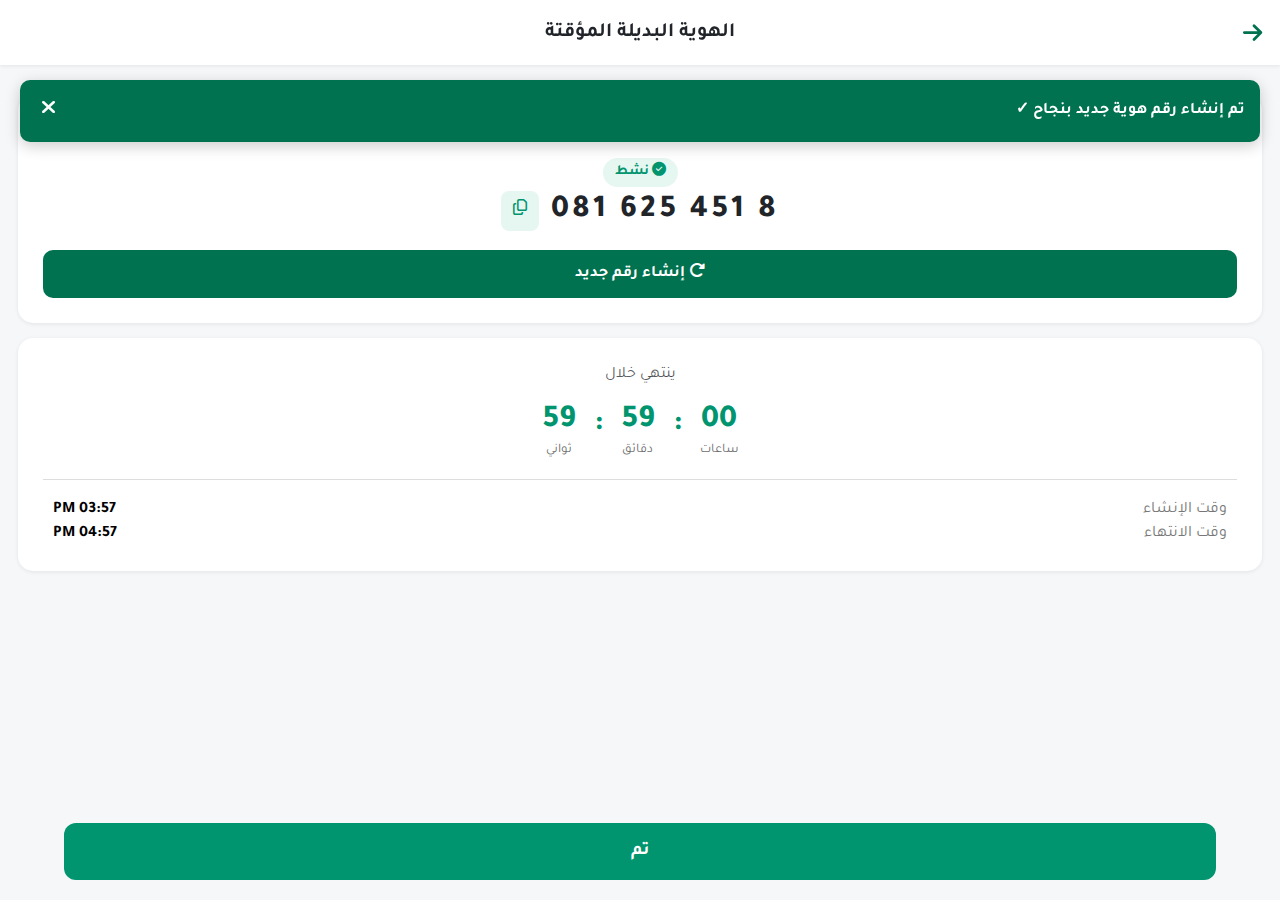
<file: numberrandom.html>
<!DOCTYPE html>
<html lang="ar" dir="rtl">
<head>
<meta charset="UTF-8" />
<meta name="viewport" content="width=device-width, initial-scale=1.0" />
<title>الهوية البديلة المؤقتة</title>

<link rel="stylesheet" href="https://cdn.jsdelivr.net/npm/bootstrap@5.3.0/dist/css/bootstrap.min.css" />
<link rel="stylesheet" href="https://cdnjs.cloudflare.com/ajax/libs/font-awesome/6.4.0/css/all.min.css" />
<link href="https://fonts.googleapis.com/css2?family=Tajawal:wght@300;400;500;700&display=swap" rel="stylesheet" />

<style>
body {
  font-family: "Tajawal", sans-serif;
  background: #f6f7f9;
  text-align: center;
  margin: 0;
  padding: 0;
}

/* ==============================
   FIXED HEADER LIKE ABSHER
============================== */
.header {
  height: 65px;
  background: white;
  box-shadow: 0 1px 4px rgba(0,0,0,0.08);
  display: flex;
  align-items: center;
  justify-content: center;
  position: fixed;
  top: 0;
  right: 0;
  left: 0;
  z-index: 1000;
  font-size: 20px;
  font-weight: 700;
}

.header .back {
  position: absolute;
  right: 18px;
  font-size: 22px;
  cursor: pointer;
  color: #00724f;
  height: 100%;
  display: flex;
  align-items: center;
}

/* PAGE CONTAINER */
.page-container {
  padding: 95px 18px 140px;
}

/* CARDS */
.card-box {
  background: white;
  border-radius: 15px;
  padding: 25px;
  margin-bottom: 15px;
  box-shadow: 0 1px 4px rgba(0,0,0,0.08);
}

/* رقم الهوية */
.id-row {
  display: flex;
  justify-content: center;
  align-items: center;
  gap: 12px;
}

.id-number {
  font-size: 32px;
  font-weight: 800;
  letter-spacing: 3px;
}

/* Copy Button */
.copy-btn {
  padding: 8px 12px;
  background: #e6f7f1;
  color: #00946f;
  border-radius: 8px;
  font-size: 16px;
  cursor: pointer;
  transition: all 0.3s;
}

.copy-btn:hover {
  background: #d0f0e5;
  transform: scale(1.05);
}

/* New ID Button */
.new-id-btn {
  background: #00724f;
  color: white;
  border: none;
  border-radius: 10px;
  padding: 12px 20px;
  font-size: 16px;
  font-weight: 600;
  cursor: pointer;
  margin-top: 15px;
  width: 100%;
  transition: all 0.3s;
}

.new-id-btn:hover {
  background: #00946f;
  transform: translateY(-2px);
  box-shadow: 0 4px 12px rgba(0, 114, 79, 0.3);
}

.new-id-btn:active {
  transform: translateY(0);
}

/* Timer */
.time-container {
  display: flex;
  justify-content: center;
  align-items: center;
  gap: 18px;
  margin-top: 10px;
}

.time-col {
  display: flex;
  flex-direction: column;
  align-items: center;
}

.time-number {
  font-size: 32px;
  font-weight: 800;
  color: #00946f;
}

.time-label {
  font-size: 13px;
  margin-top: -4px;
  color: #6d6d6d;
}

.dot {
  font-size: 32px;
  font-weight: bold;
  color: #00946f;
  margin-top: -10px;
}

/* Divider */
.divider {
  border-bottom: 1px solid #ddd;
  margin: 18px 0;
}

/* Info rows */
.info-row {
  display: flex;
  justify-content: space-between;
  padding: 0 10px;
  font-size: 16px;
  color: #777;
}

.info-row span.value {
  color: #000;
  font-weight: 600;
}

/* Done Button */
.done-btn {
  position: fixed;
  bottom: 20px;
  right: 0;
  left: 0;
  margin: auto;
  width: 90%;
  background: #00946f;
  color: white;
  padding: 15px;
  font-size: 18px;
  font-weight: 700;
  border-radius: 12px;
  border: none;
  transition: all 0.3s;
  cursor: pointer;
}

.done-btn:hover {
  background: #00724f;
}

/* Notification */
.notification {
  position: fixed;
  top: 80px;
  right: 20px;
  left: 20px;
  background: #00724f;
  color: white;
  padding: 15px;
  border-radius: 10px;
  font-weight: 600;
  display: none;
  align-items: center;
  justify-content: space-between;
  box-shadow: 0 4px 15px rgba(0, 0, 0, 0.2);
  z-index: 999;
  animation: slideDown 0.3s ease;
}

@keyframes slideDown {
  from {
    opacity: 0;
    transform: translateY(-20px);
  }
  to {
    opacity: 1;
    transform: translateY(0);
  }
}

.notification.show {
  display: flex;
}

.notification .close-notification {
  background: none;
  border: none;
  color: white;
  font-size: 20px;
  cursor: pointer;
}

/* Expired ID */
.expired {
  color: #dc3545 !important;
  animation: pulse 1.5s infinite;
}

@keyframes pulse {
  0% { opacity: 1; }
  50% { opacity: 0.7; }
  100% { opacity: 1; }
}

/* Status badge */
.status-badge {
  display: inline-block;
  padding: 4px 12px;
  border-radius: 20px;
  font-size: 14px;
  font-weight: 600;
  margin-top: 10px;
}

.status-active {
  background: #e6f7f1;
  color: #00946f;
}

.status-expired {
  background: #fee;
  color: #dc3545;
}
</style>
</head>

<body>

<!-- ================= HEADER ================= -->
<div class="header">
  <span class="back" onclick="history.back()">
    <i class="fa-solid fa-arrow-right"></i>
  </span>
  الهوية البديلة المؤقتة
</div>

<!-- ================= NOTIFICATION ================= -->
<div class="notification" id="notification">
  <span id="notification-text"></span>
  <button class="close-notification" onclick="hideNotification()">
    <i class="fas fa-times"></i>
  </button>
</div>

<!-- ================= CONTENT ================= -->
<div class="page-container">

  <!-- رقم الهوية -->
  <div class="card-box">
    <p class="text-muted mb-1">الرقم المؤقت</p>
    
    <div id="statusBadge" class="status-badge status-active">
      <i class="fas fa-check-circle"></i> نشط
    </div>

    <div dir="ltr" class="id-row">
      <div class="copy-btn" onclick="copyID()">
        <i class="fa-regular fa-copy"></i>
      </div>
      <div class="id-number" id="tempId">---</div>
    </div>
    
    <button class="new-id-btn" onclick="generateNewID()">
      <i class="fas fa-redo-alt"></i> إنشاء رقم جديد
    </button>
  </div>

  <!-- العداد -->
  <div class="card-box">
    <p class="text-muted mb-1">ينتهي خلال</p>

    <div class="time-container">
      <div class="time-col">
        <span id="hours" class="time-number">00</span>
        <span class="time-label">ساعات</span>
      </div>

      <span class="dot">:</span>

      <div class="time-col">
        <span id="minutes" class="time-number">00</span>
        <span class="time-label">دقائق</span>
      </div>

      <span class="dot">:</span>

      <div class="time-col">
        <span id="seconds" class="time-number">00</span>
        <span class="time-label">ثواني</span>
      </div>
    </div>

    <div class="divider"></div>

    <div class="info-row">
      <span>وقت الإنشاء</span>
      <span class="value" id="startTime">--:--</span>
    </div>

    <div class="info-row">
      <span>وقت الانتهاء</span>
      <span class="value" id="endTime">--:--</span>
    </div>
  </div>
</div>

<!-- زر تم -->
<button class="done-btn" onclick="history.back()">تم</button>

<script>
// متغيرات عامة
let data;
let timerInterval;

// دالة إنشاء رقم هوية عشوائي
function generateTempID() {
  let id = "";
  for (let i = 0; i < 10; i++) id += Math.floor(Math.random() * 10);
  return id.replace(/(.{3})/g, "$1 ");
}

// دالة إظهار الإشعار
function showNotification(message, duration = 3000) {
  const notification = document.getElementById('notification');
  const notificationText = document.getElementById('notification-text');
  
  notificationText.textContent = message;
  notification.classList.add('show');
  
  setTimeout(() => {
    notification.classList.remove('show');
  }, duration);
}

// دالة إخفاء الإشعار
function hideNotification() {
  document.getElementById('notification').classList.remove('show');
}

// دالة نسخ الرقم
function copyID() {
  if (!data || !data.id) return;
  
  const idWithoutSpaces = data.id.replace(/\s/g, "");
  navigator.clipboard.writeText(idWithoutSpaces)
    .then(() => {
      showNotification("تم نسخ الرقم بنجاح ✓");
    })
    .catch(err => {
      console.error('فشل النسخ:', err);
      showNotification("فشل نسخ الرقم، يرجى المحاولة مرة أخرى");
    });
}

// دالة تحميل البيانات
function loadData() {
  const saved = localStorage.getItem("tempIDData");
  
  if (saved) {
    data = JSON.parse(saved);
    const now = new Date();
    const endTime = new Date(data.end);
    
    // التحقق إذا انتهت صلاحية الرقم
    if (now > endTime) {
      // إنشاء رقم جديد تلقائياً إذا انتهت الصلاحية
      generateNewID();
      return;
    }
  } else {
    // إنشاء بيانات جديدة إذا لم تكن موجودة
    generateNewID();
    return;
  }
  
  updateDisplay();
  startTimer();
}

// دالة إنشاء رقم جديد
function generateNewID() {
  const now = new Date();
  // صلاحية 60 دقيقة (يمكن تغييرها)
  const expire = new Date(now.getTime() + 60 * 60 * 1000);
  
  data = { 
    id: generateTempID(), 
    start: now.toISOString(), 
    end: expire.toISOString() 
  };
  
  localStorage.setItem("tempIDData", JSON.stringify(data));
  
  updateDisplay();
  startTimer();
  
  showNotification("تم إنشاء رقم هوية جديد بنجاح ✓");
}

// دالة تحديث العرض
function updateDisplay() {
  if (!data) return;
  
  document.getElementById("tempId").innerText = data.id;
  
  document.getElementById("startTime").innerText = new Date(data.start).toLocaleTimeString([], {
    hour: "2-digit",
    minute: "2-digit"
  });
  
  document.getElementById("endTime").innerText = new Date(data.end).toLocaleTimeString([], {
    hour: "2-digit",
    minute: "2-digit"
  });
  
  // تحديث حالة البادج
  updateStatus();
}

// دالة تحديث الحالة
function updateStatus() {
  const statusBadge = document.getElementById('statusBadge');
  const now = new Date();
  const endTime = new Date(data.end);
  
  if (now > endTime) {
    statusBadge.innerHTML = '<i class="fas fa-exclamation-circle"></i> منتهي';
    statusBadge.className = 'status-badge status-expired';
    document.getElementById("tempId").classList.add('expired');
  } else {
    statusBadge.innerHTML = '<i class="fas fa-check-circle"></i> نشط';
    statusBadge.className = 'status-badge status-active';
    document.getElementById("tempId").classList.remove('expired');
  }
}

// دالة بدء العداد
function startTimer() {
  // إيقاف العداد السابق إذا كان يعمل
  if (timerInterval) {
    clearInterval(timerInterval);
  }
  
  updateCountdown();
  
  timerInterval = setInterval(updateCountdown, 1000);
}

// دالة تحديث العداد
function updateCountdown() {
  if (!data) return;
  
  let now = new Date().getTime();
  let end = new Date(data.end).getTime();
  let diff = end - now;
  
  const hoursEl = document.getElementById('hours');
  const minutesEl = document.getElementById('minutes');
  const secondsEl = document.getElementById('seconds');
  
  if (diff <= 0) {
    hoursEl.innerText = minutesEl.innerText = secondsEl.innerText = "00";
    updateStatus();
    
    // توقف العداد عند الانتهاء
    if (timerInterval) {
      clearInterval(timerInterval);
      timerInterval = null;
    }
    
    return;
  }
  
  const hours = Math.floor(diff / (1000 * 60 * 60));
  const minutes = Math.floor((diff % (1000 * 60 * 60)) / (1000 * 60));
  const seconds = Math.floor((diff % (1000 * 60)) / 1000);
  
  hoursEl.innerText = String(hours).padStart(2, "0");
  minutesEl.innerText = String(minutes).padStart(2, "0");
  secondsEl.innerText = String(seconds).padStart(2, "0");
  
  updateStatus();
}

// تهيئة الصفحة عند التحميل
document.addEventListener('DOMContentLoaded', function() {
  loadData();
  
  // إضافة مستمع للنقر خارج الإشعار لإخفائه
  document.addEventListener('click', function(event) {
    const notification = document.getElementById('notification');
    if (notification.classList.contains('show') && !notification.contains(event.target)) {
      hideNotification();
    }
  });
});
</script>

</body>
</html>
</file>
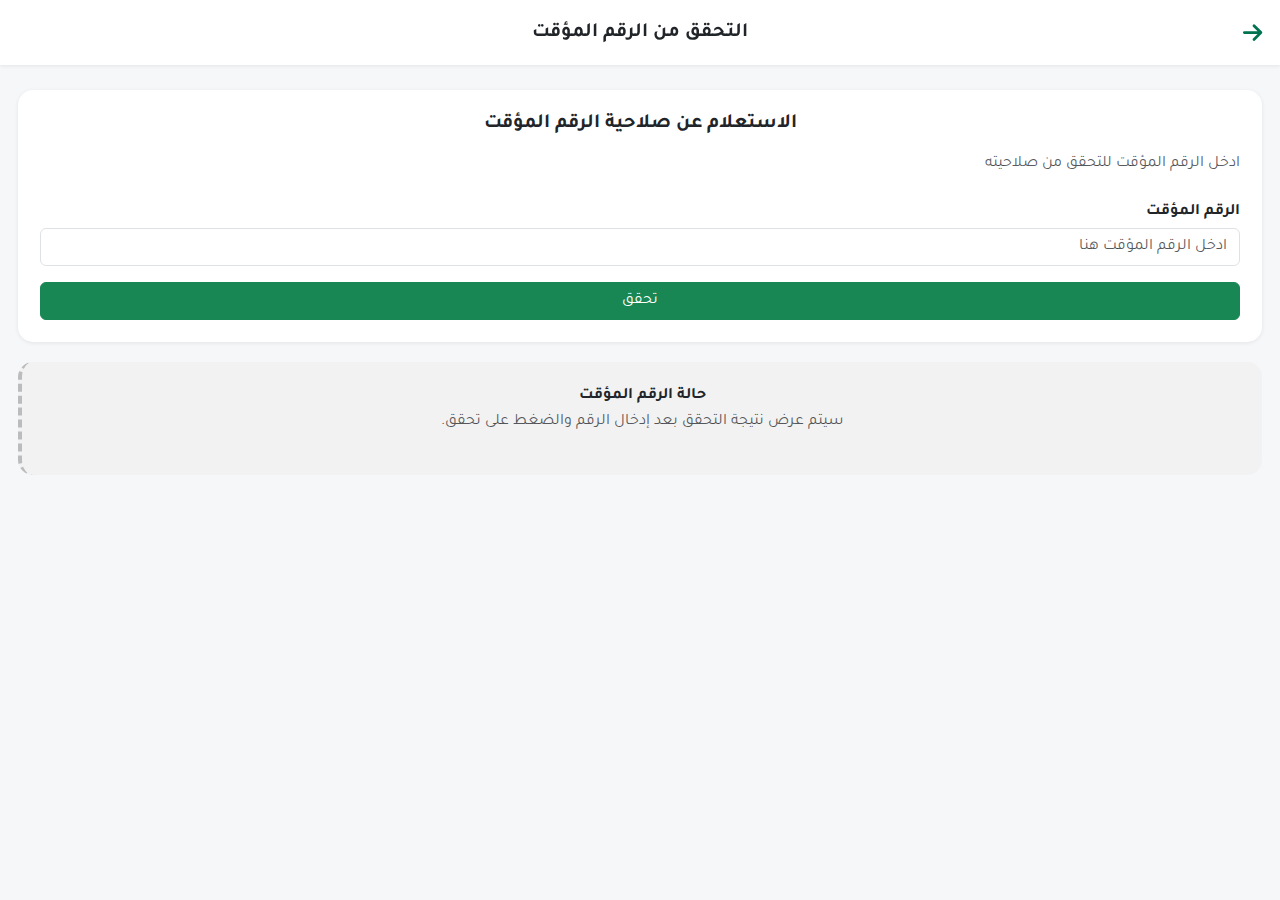
<file: verification.html>
<!DOCTYPE html>
<html lang="ar" dir="rtl">
<head>
<meta charset="UTF-8">
<meta name="viewport" content="width=device-width, initial-scale=1.0">
<title>التحقق من الرقم المؤقت</title>

<link rel="stylesheet" href="https://cdn.jsdelivr.net/npm/bootstrap@5.3.0/dist/css/bootstrap.min.css">
<link rel="stylesheet" href="https://cdnjs.cloudflare.com/ajax/libs/font-awesome/6.4.0/css/all.min.css">
<link href="https://fonts.googleapis.com/css2?family=Tajawal:wght@300;400;500;700&display=swap" rel="stylesheet">

<style>
body {
  font-family: "Tajawal", sans-serif;
  background: #f6f7f9;
  margin: 0;
  padding: 0;
}

/* ==============================
      FIXED HEADER LIKE ABSHER
   ============================== */
.header {
  height: 65px;
  background: white;
  box-shadow: 0 1px 4px rgba(0,0,0,0.08);
  display: flex;
  align-items: center;
  justify-content: center;
  position: fixed;
  top: 0;
  right: 0;
  left: 0;
  z-index: 1000;
  font-size: 20px;
  font-weight: 700;
}

.header .back {
  position: absolute;
  right: 18px;
  font-size: 22px;
  cursor: pointer;
  color: #00724f;
  height: 100%;
  display: flex;
  align-items: center;
}

/* MAIN PAGE PADDING */
.page-container {
  padding: 90px 18px 40px; /* نزل المحتوى تحت الهيدر */
}

/* General Box */
.box {
  background: white;
  padding: 22px;
  border-radius: 15px;
  box-shadow: 0 1px 4px rgba(0,0,0,0.08);
  margin-bottom: 15px;
}

/* Placeholder Card */
.placeholder-card {
  background: #f2f2f2 !important;
  padding: 25px;
  border-radius: 15px;
  border-left: 4px dashed #bcbcbc;
  text-align: center;
  margin-top: 20px;
}

/* Result Cards */
.state-card {
  background: white;
  border-radius: 15px;
  padding: 25px;
  margin-top: 15px;
  text-align: center;
  border-left-width: 6px;
  border-left-style: solid;
}

.ok { color: #00946f; }
.expired { color: #ff4d4d; }
.invalid { color: #e6a000; }

.ok-border { border-left-color: #00946f; }
.expired-border { border-left-color: #ff4d4d; }
.invalid-border { border-left-color: #e6a000; }

/* Input focus fix */
.form-control:focus {
  box-shadow: none !important;
  outline: none !important;
  border-color: #00946f;
}

#resultCards { display: none; }
</style>
</head>

<body>

<!-- ================= HEADER ================= -->
<div class="header">
  <span class="back" onclick="history.back()">
    <i class="fa-solid fa-arrow-right"></i>
  </span>
  التحقق من الرقم المؤقت
</div>

<!-- ================= PAGE CONTENT ================= -->
<div class="page-container">

  <!-- Input Form -->
  <div class="box">
    <h5 class="fw-bold text-center mb-3">الاستعلام عن صلاحية الرقم المؤقت</h5>

    <p class="text-muted">ادخل الرقم المؤقت للتحقق من صلاحيته</p>

    <label class="fw-bold mt-2">الرقم المؤقت</label>
    <input id="checkInput" type="text" class="form-control mt-1" placeholder="ادخل الرقم المؤقت هنا">

    <button class="btn btn-success w-100 mt-3" onclick="checkTemp()">تحقق</button>
  </div>

  <!-- Placeholder Card -->
  <div id="placeholderCard" class="placeholder-card">
    <h6 class="fw-bold mb-1">حالة الرقم المؤقت</h6>
    <p class="text-muted">سيتم عرض نتيجة التحقق بعد إدخال الرقم والضغط على تحقق.</p>
  </div>

  <!-- Result Cards -->
  <div id="resultCards"></div>

</div>

<script>
let saved = localStorage.getItem("tempIDData");
let data = saved ? JSON.parse(saved) : null;

function checkTemp() {
  let input = document.getElementById("checkInput").value.replace(/\s/g, "");
  let output = "";

  document.getElementById("placeholderCard").style.display = "none";
  document.getElementById("resultCards").style.display = "block";

  if (!data) {
    output = invalidCard();
  } else {
    let storedID = data.id.replace(/\s/g, "");
    let now = new Date().getTime();
    let end = new Date(data.end).getTime();

    if (input !== storedID) {
      output = invalidCard();
    } else if (now > end) {
      output = expiredCard();
    } else {
      output = okCard();
    }
  }

  document.getElementById("resultCards").innerHTML = output;
}

function okCard() {
  return `
    <div class="state-card ok-border">
      <i class="fa-solid fa-circle-check fa-2x ok"></i>
      <h4 class="ok mt-3">ساري</h4>
      <p class="text-muted">الرقم المؤقت صالح للاستخدام</p>
    </div>`;
}

function expiredCard() {
  return `
    <div class="state-card expired-border">
      <i class="fa-solid fa-circle-xmark fa-2x expired"></i>
      <h4 class="expired mt-3">منتهية صلاحيته</h4>
      <p class="text-muted">انتهت صلاحية هذا الرقم المؤقت</p>
    </div>`;
}

function invalidCard() {
  return `
    <div class="state-card invalid-border">
      <i class="fa-solid fa-circle-exclamation fa-2x invalid"></i>
      <h4 class="invalid mt-3">رقم غير صحيح</h4>
      <p class="text-muted">تأكد من إدخال الرقم المؤقت بشكل صحيح</p>
    </div>`;
}
</script>

</body>
</html>
</file>
